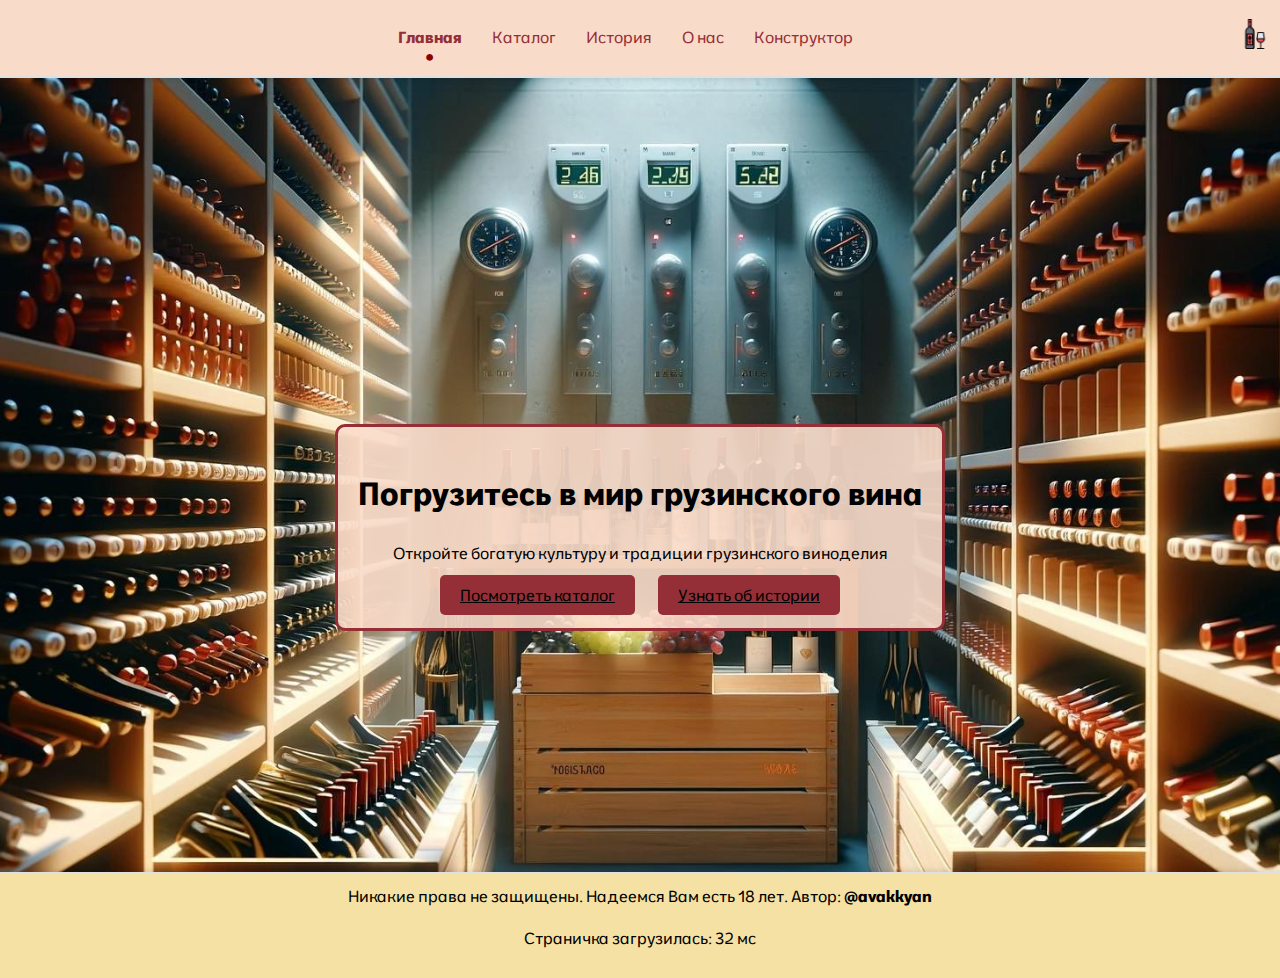
<file: index.html>
<!DOCTYPE html>
<html lang="ru">
<head>
    <meta charset="UTF-8">
    <link href="style.css" rel="stylesheet">
    <meta name="keywords" content="Грузинское вино история каталог новости">
    <meta name="description" content="Данный ресурс описывает богатство и разнообразие грузинских вин, а также их историю">
    <link rel="preconnect" href="https://fonts.googleapis.com">
    <link rel="preconnect" href="https://fonts.gstatic.com" crossorigin>
    <link href="https://fonts.googleapis.com/css2?family=Moderustic:wght@300..800&display=swap" rel="stylesheet">
    <script src="loader.js"></script>
    <script src="active_point.js"></script>
    <title>Главная страница</title>
</head>
<body>
<header>
    <nav>
        <a href="index.html">Главная</a>
        <a href="catalog.html">Каталог</a>
        <a href="history.html">История</a>
        <a href="about.html">О нас</a>
        <a href="vine_constuctor.html">Конструктор</a>
    </nav>
    <div class="nav-icon">
        <img src="images/free-icon-wine-1425570.png" alt="Иконка" class="icon">
    </div>
</header>

<main id="main">

    <section class="hero">
        <div class="hero-overlay">
            <h1>Погрузитесь в мир грузинского вина</h1>
            <p>Откройте богатую культуру и традиции грузинского виноделия</p>
            <div class="hero-buttons">
                <a href="catalog.html" class="btn">Посмотреть каталог</a>
                <a href="history.html" class="btn">Узнать об истории</a>
            </div>
        </div>

<footer id="contacts" style="position: absolute">
    Никакие права не защищены. Надеемся Вам есть 18 лет. Автор: <b>@avakkyan</b>
    <p id="load-stats"></p>
</footer>
    </section>
</main>
</body>
</html>
</file>
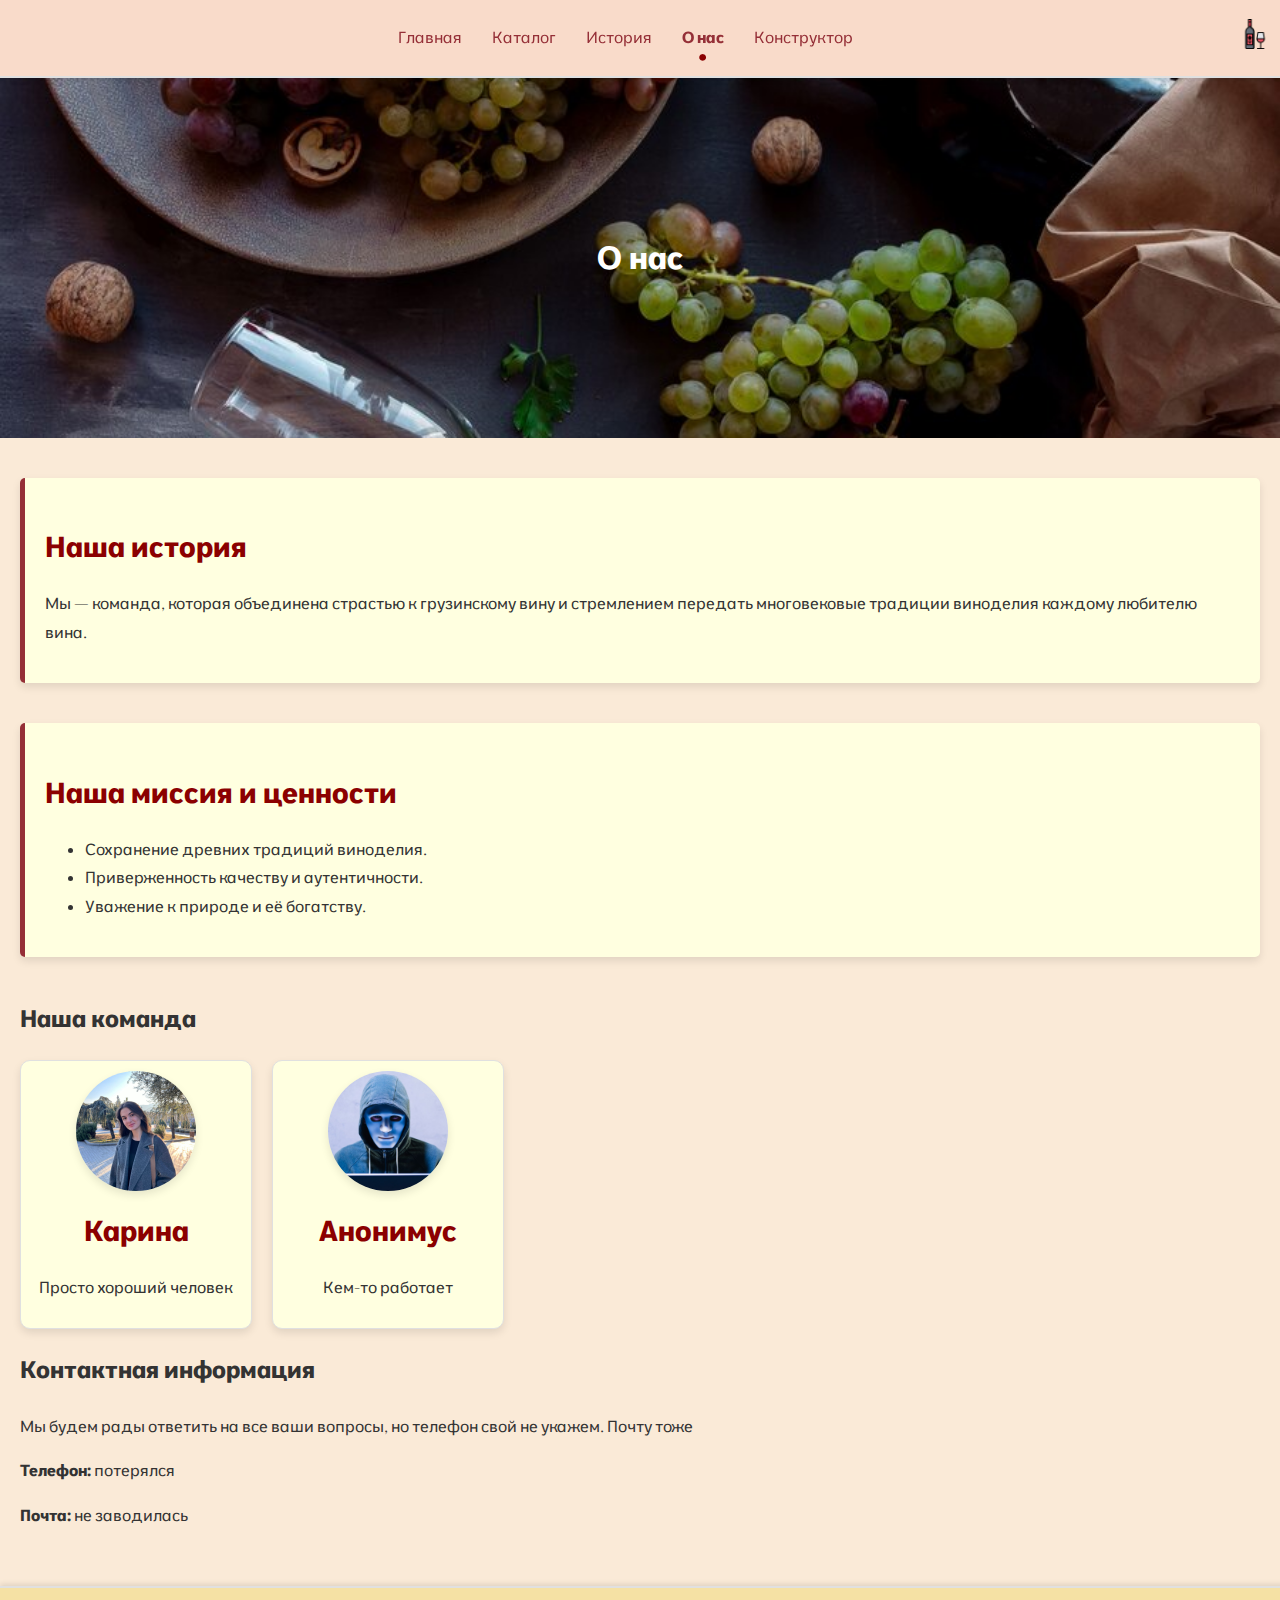
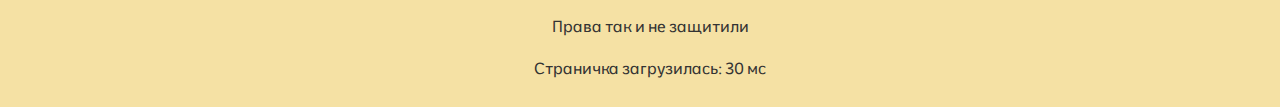
<file: about.html>
<!DOCTYPE html>
<html lang="ru">
<head>
    <meta charset="UTF-8">
    <link href="style.css" rel="stylesheet">
    <meta name="keywords" content="Грузинское вино каталог">
    <meta name="description" content="Каталог грузинских вин с подробной информацией о каждом из них">
    <link rel="preconnect" href="https://fonts.googleapis.com">
    <link rel="preconnect" href="https://fonts.gstatic.com" crossorigin>
    <link href="https://fonts.googleapis.com/css2?family=Moderustic:wght@300..800&display=swap" rel="stylesheet">
    <script src="loader.js"></script>
    <script src="active_point.js"></script>
    <title>Каталог грузинских вин</title>
</head>
<body>

<header>
    <nav>
        <a href="index.html">Главная</a>
        <a href="catalog.html">Каталог</a>
        <a href="history.html">История</a>
        <a href="about.html">О нас</a>
        <a href="vine_constuctor.html">Конструктор</a>
    </nav>
    <div class="nav-icon">
        <img src="images/free-icon-wine-1425570.png" alt="Иконка" class="icon">
    </div>
</header>
<section class="about-header">
    <div class="header-overlay">
        <h1>О нас</h1>
    </div>
</section>

<main class="about-content">

    <section class="about-section">
        <h2>Наша история</h2>
        <p>Мы — команда, которая объединена страстью к грузинскому вину и стремлением передать многовековые традиции виноделия каждому любителю вина.</p>
    </section>

    <section class="about-section">
        <h2>Наша миссия и ценности</h2>
        <ul>
            <li>Сохранение древних традиций виноделия.</li>
            <li>Приверженность качеству и аутентичности.</li>
            <li>Уважение к природе и её богатству.</li>
        </ul>
    </section>

    <section class="about-team">
        <h2>Наша команда</h2>
        <div class="team-grid">
            <div class="team-card">
                <img src="images/me.jpg" alt="Член команды">
                <h4>Карина</h4>
                <p>Просто хороший человек</p>
            </div>
            <div class="team-card">
                <img src="images/anon.jpg" alt="Член команды">
                <h4>Анонимус</h4>
                <p>Кем-то работает</p>
            </div>
        </div>
    </section>

    <section class="about-contact">
        <h2>Контактная информация</h2>
        <p>Мы будем рады ответить на все ваши вопросы, но телефон свой не укажем. Почту тоже</p>
        <p><strong>Телефон:</strong> потерялся</p>
        <p><strong>Почта:</strong> не заводилась</p>
    </section>
</main>

<footer>
    <p>Права так и не защитили</p>
    <p id="load-stats"></p>
</footer>

</body>
</html>
</file>
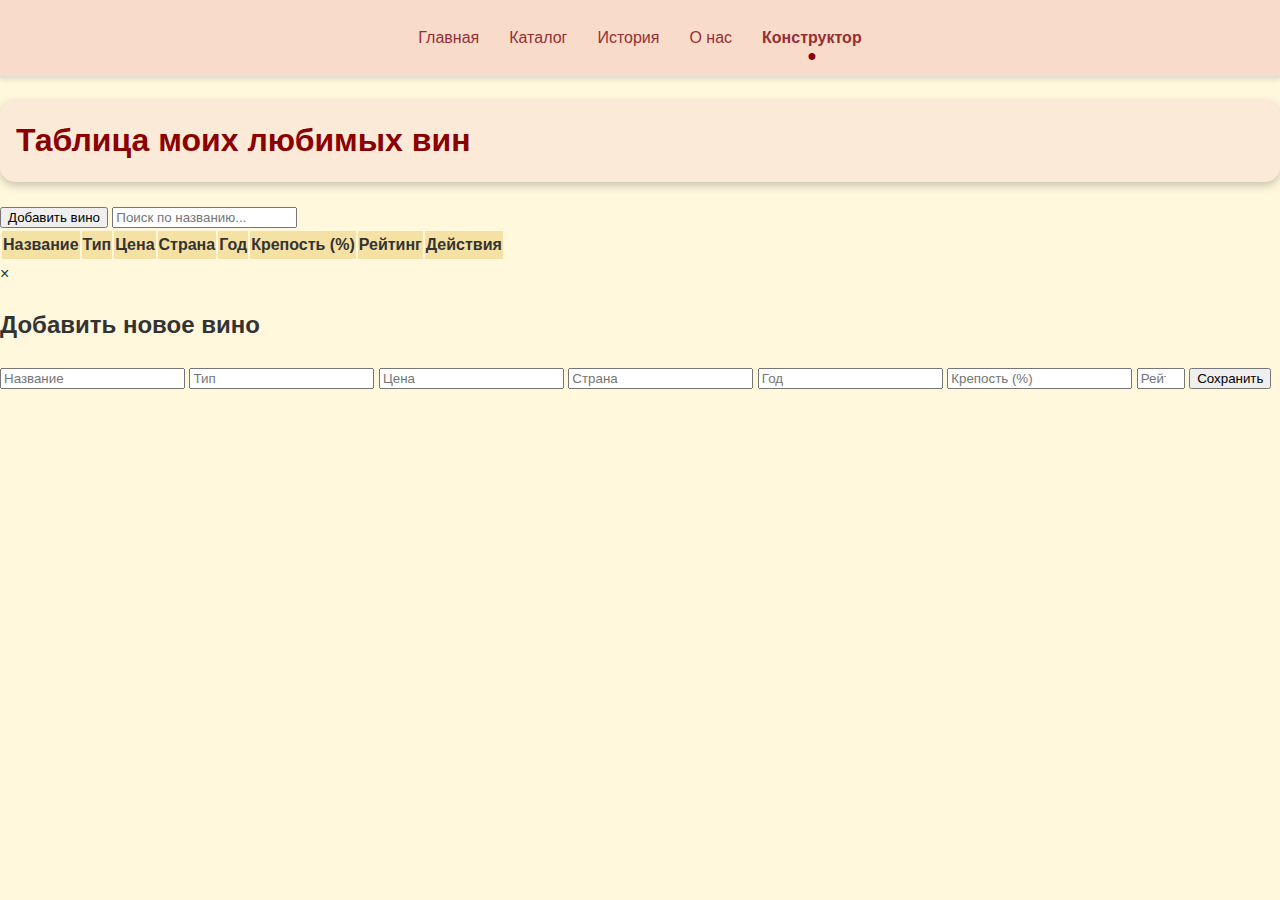
<file: constructor.html>
<!DOCTYPE html>
<html lang="ru">
<head>
  <meta charset="UTF-8">
  <title>Большая таблица вин</title>
  <link rel="stylesheet" href="style.css">
  <script src="main.js" defer></script>
</head>
<body>
<header>
  <nav>
    <a href="index.html">Главная</a>
    <a href="catalog.html">Каталог</a>
    <a href="history.html">История</a>
    <a href="about.html">О нас</a>
    <a href="constructor.html">Конструктор</a>
  </nav>
</header>

<main class="table-container">
  <h1 class="heading">Таблица моих любимых вин</h1>
  <div class="table-controls">
    <button id="addWineBtn" class="btn">Добавить вино</button>
    <input type="text" id="searchInput" placeholder="Поиск по названию...">
  </div>
  <table id="wineTable">
    <thead>
    <tr>
      <th>Название</th>
      <th>Тип</th>
      <th>Цена</th>
      <th>Страна</th>
      <th>Год</th>
      <th>Крепость (%)</th>
      <th>Рейтинг</th>
      <th>Действия</th>
    </tr>
    </thead>
    <tbody>
    </tbody>
  </table>
</main>

<div id="wineModal" class="modal">
  <div class="modal-content">
    <span class="close" id="closeModalBtn">&times;</span>
    <h2 id="modalTitle">Добавить новое вино</h2>
    <form id="wineForm">
      <input type="text" id="wineName" placeholder="Название" required>
      <input type="text" id="wineType" placeholder="Тип" required>
      <input type="number" id="winePrice" placeholder="Цена" required>
      <input type="text" id="wineCountry" placeholder="Страна" required>
      <input type="number" id="wineYear" placeholder="Год" required>
      <input type="number" id="wineStrength" placeholder="Крепость (%)" required>
      <input type="number" id="wineRating" placeholder="Рейтинг (1-5)" min="1" max="5" required>
      <button type="submit" class="btn">Сохранить</button>
    </form>
  </div>
</div>

</body>
</html>
</file>
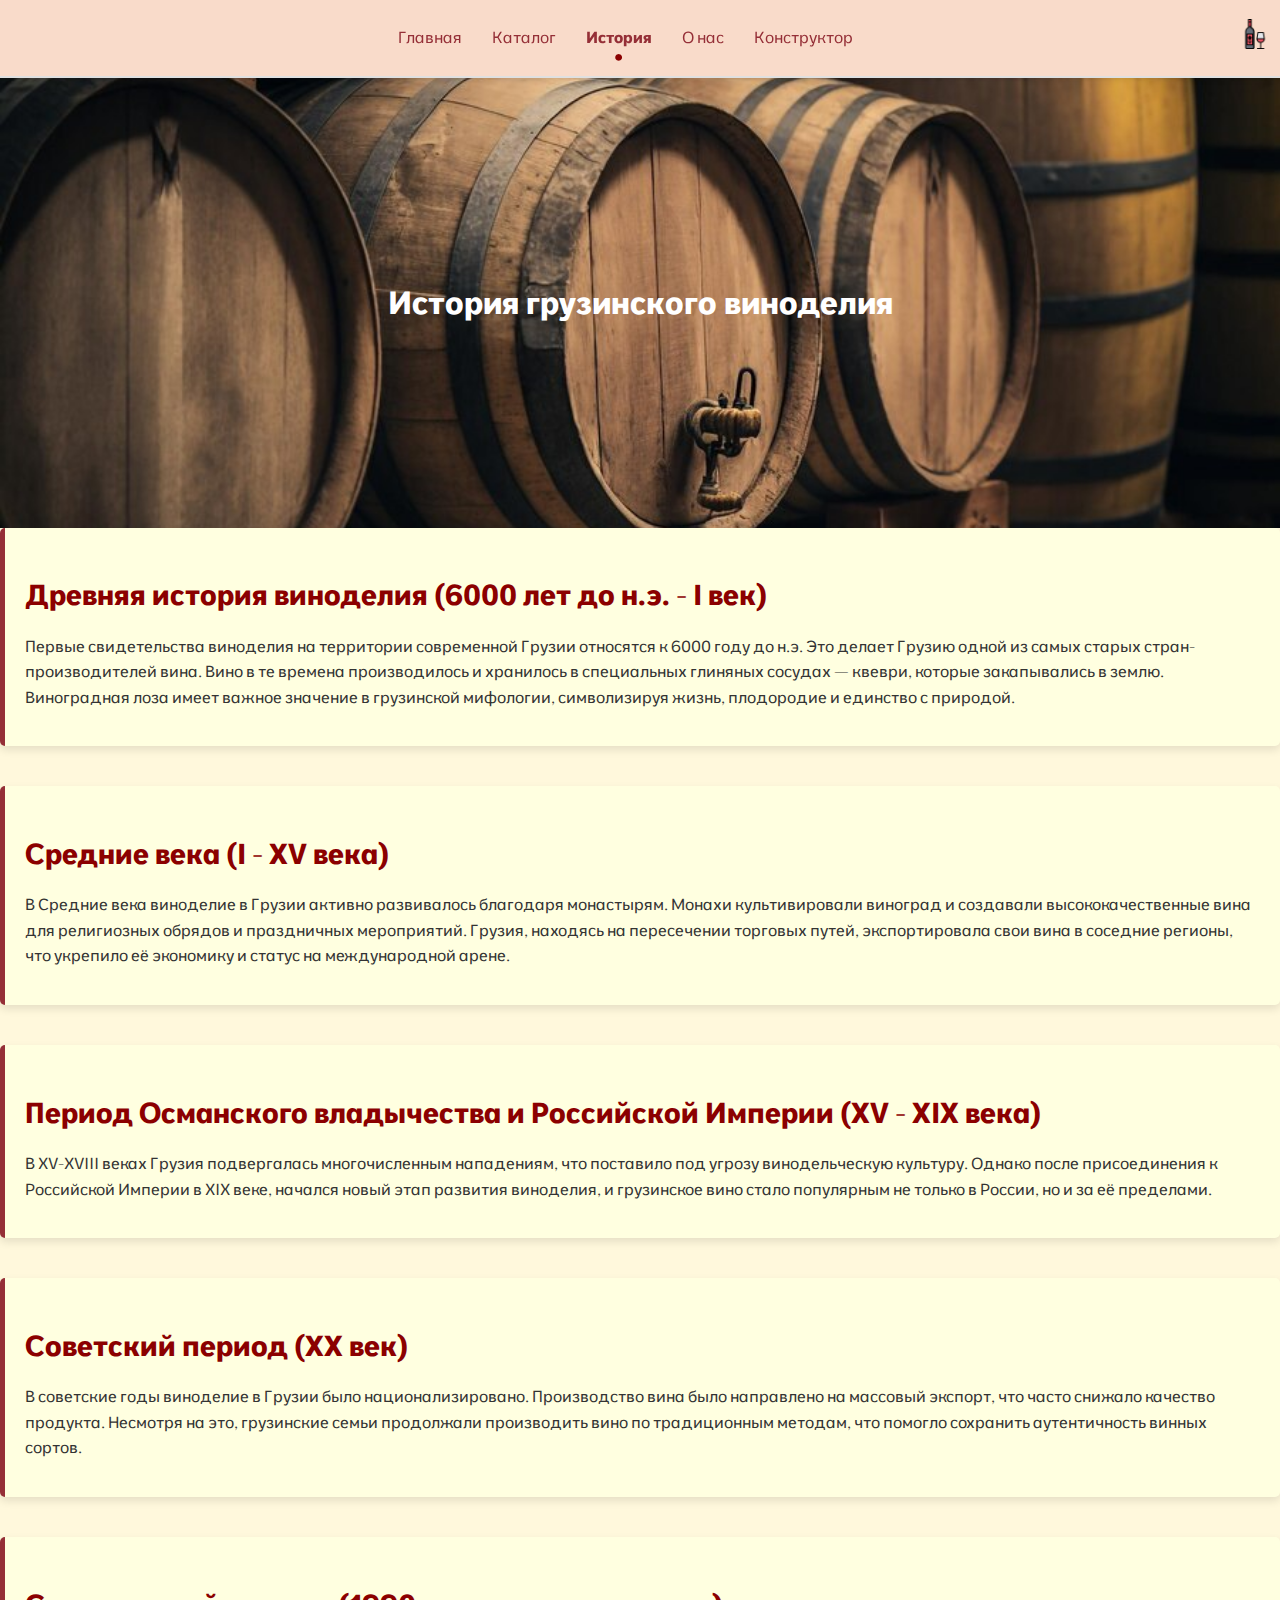
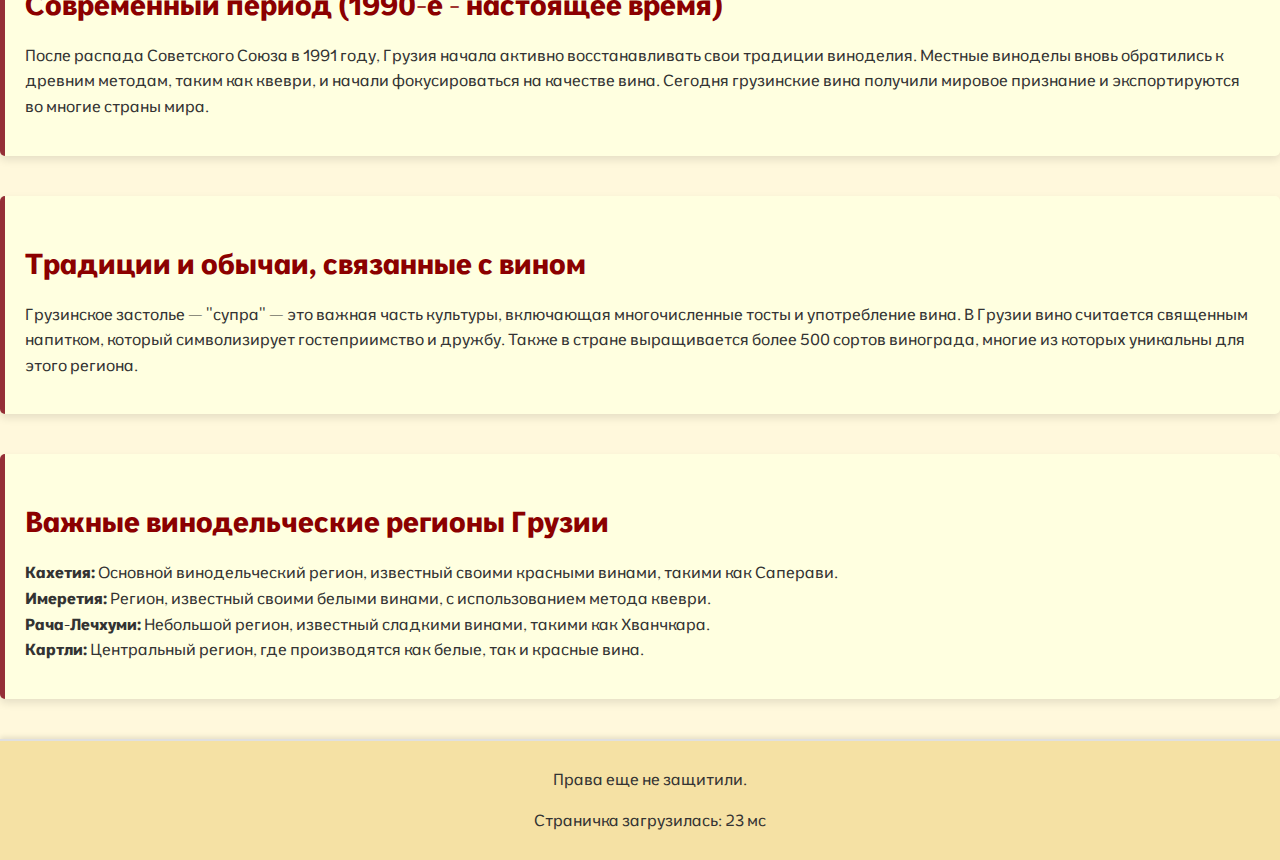
<file: history.html>
<!DOCTYPE html>
<html lang="ru">
<head>
    <meta charset="UTF-8">
    <link href="style.css" rel="stylesheet">
    <meta name="keywords" content="Грузинское вино история каталог новости">
    <meta name="description" content="Данный ресурс описывает богатство и разнообразие грузинских вин, а также их историю">
    <link rel="preconnect" href="https://fonts.googleapis.com">
    <link rel="preconnect" href="https://fonts.gstatic.com" crossorigin>
    <link href="https://fonts.googleapis.com/css2?family=Moderustic:wght@300..800&display=swap" rel="stylesheet">
    <script src="loader.js"></script>
    <script src="active_point.js"></script>
    <title>Главная страница</title>
</head>
<body>

<header>
    <nav>
        <a href="index.html">Главная</a>
        <a href="catalog.html">Каталог</a>
        <a href="history.html">История</a>
        <a href="about.html">О нас</a>
        <a href="vine_constuctor.html">Конструктор</a>
    </nav>
    <div class="nav-icon">
        <img src="images/free-icon-wine-1425570.png" alt="Иконка" class="icon">
    </div>
</header>

<main class="history">

<section class="history-header">
    <div class="header-overlay">
        <h1>История грузинского виноделия</h1>
    </div>
</section>

    <section class="history-section">
        <h2>Древняя история виноделия (6000 лет до н.э. - I век)</h2>
        <p>Первые свидетельства виноделия на территории современной Грузии относятся к 6000 году до н.э. Это делает Грузию одной из самых старых стран-производителей вина. Вино в те времена производилось и хранилось в специальных глиняных сосудах — квеври, которые закапывались в землю. Виноградная лоза имеет важное значение в грузинской мифологии, символизируя жизнь, плодородие и единство с природой.</p>
    </section>

    <section class="history-section">
        <h2>Средние века (I - XV века)</h2>
        <p>В Средние века виноделие в Грузии активно развивалось благодаря монастырям. Монахи культивировали виноград и создавали высококачественные вина для религиозных обрядов и праздничных мероприятий. Грузия, находясь на пересечении торговых путей, экспортировала свои вина в соседние регионы, что укрепило её экономику и статус на международной арене.</p>
    </section>

    <section class="history-section">
        <h2>Период Османского владычества и Российской Империи (XV - XIX века)</h2>
        <p>В XV-XVIII веках Грузия подвергалась многочисленным нападениям, что поставило под угрозу винодельческую культуру. Однако после присоединения к Российской Империи в XIX веке, начался новый этап развития виноделия, и грузинское вино стало популярным не только в России, но и за её пределами.</p>
    </section>

    <section class="history-section">
        <h2>Советский период (XX век)</h2>
        <p>В советские годы виноделие в Грузии было национализировано. Производство вина было направлено на массовый экспорт, что часто снижало качество продукта. Несмотря на это, грузинские семьи продолжали производить вино по традиционным методам, что помогло сохранить аутентичность винных сортов.</p>
    </section>

    <section class="history-section">
        <h2>Современный период (1990-е - настоящее время)</h2>
        <p>После распада Советского Союза в 1991 году, Грузия начала активно восстанавливать свои традиции виноделия. Местные виноделы вновь обратились к древним методам, таким как квеври, и начали фокусироваться на качестве вина. Сегодня грузинские вина получили мировое признание и экспортируются во многие страны мира.</p>
    </section>

    <section class="history-section">
        <h2>Традиции и обычаи, связанные с вином</h2>
        <p>Грузинское застолье — "супра" — это важная часть культуры, включающая многочисленные тосты и употребление вина. В Грузии вино считается священным напитком, который символизирует гостеприимство и дружбу. Также в стране выращивается более 500 сортов винограда, многие из которых уникальны для этого региона.</p>
    </section>

    <section class="history-section">
        <h2>Важные винодельческие регионы Грузии</h2>
        <p>
            <strong>Кахетия:</strong> Основной винодельческий регион, известный своими красными винами, такими как Саперави.<br>
            <strong>Имеретия:</strong> Регион, известный своими белыми винами, с использованием метода квеври.<br>
            <strong>Рача-Лечхуми:</strong> Небольшой регион, известный сладкими винами, такими как Хванчкара.<br>
            <strong>Картли:</strong> Центральный регион, где производятся как белые, так и красные вина.
        </p>
    </section>
    </main>
<footer>
    <p>Права еще не защитили.</p>
    <p id="load-stats"></p>
</footer>

</body>
</html>
</file>
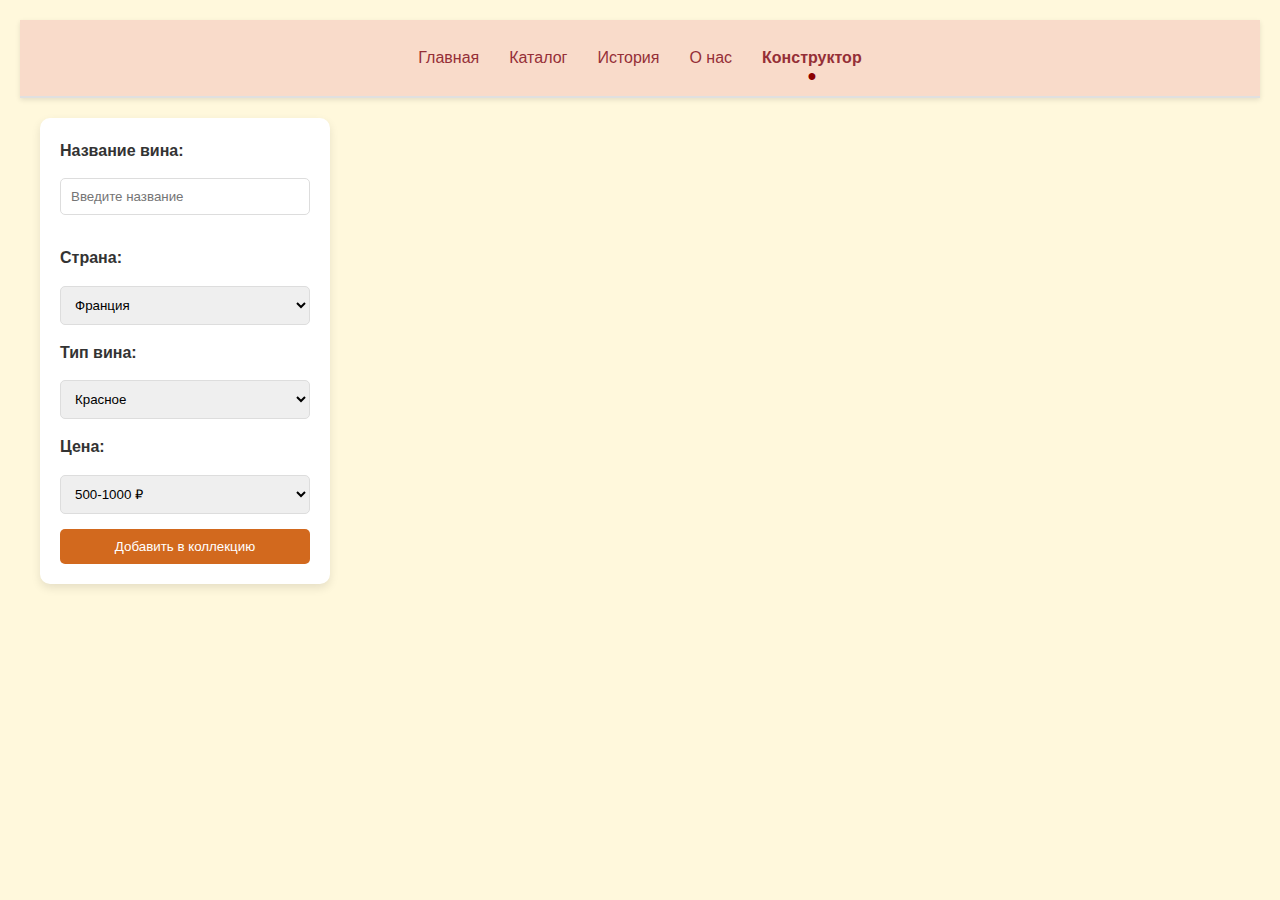
<file: vine_constuctor.html>
<!DOCTYPE html>
<html lang="en">
<head>
  <meta charset="UTF-8">
  <meta name="viewport" content="width=device-width, initial-scale=1.0">
  <title>Конструктор вин</title>
  <link rel="stylesheet" href="lab5.css">
  <script src="loader.js"></script>
  <script src="active_point.js"></script>
  <script src="lab5.js" defer></script>
</head>
<body>
<header>
  <nav>
    <a href="index.html">Главная</a>
    <a href="catalog.html">Каталог</a>
    <a href="history.html">История</a>
    <a href="about.html">О нас</a>
    <a href="vine_constuctor.html">Конструктор</a>
  </nav>
</header>

<main>
  <section class="form-container">
    <form id="wine-form">
      <label for="wine-name">Название вина:</label>
      <input id="wine-name" type="text" name="wineName" placeholder="Введите название" required>
      <small id="wine-name-error" class="error-message"></small>

      <label for="wine-country">Страна:</label>
      <select id="wine-country" name="wineCountry">
        <option value="Франция">Франция</option>
        <option value="Италия">Италия</option>
        <option value="Грузия">Грузия</option>
        <option value="Испания">Испания</option>
      </select>

      <label for="wine-type">Тип вина:</label>
      <select id="wine-type" name="wineType">
        <option value="Красное">Красное</option>
        <option value="Белое">Белое</option>
        <option value="Игристое">Игристое</option>
      </select>

      <label for="wine-price">Цена:</label>
      <select id="wine-price" name="winePrice">
        <option value="500-1000">500-1000 ₽</option>
        <option value="1000-2000">1000-2000 ₽</option>
        <option value="2000-3000">2000-3000 ₽</option>
        <option value="3000+">3000+ ₽</option>
      </select>

      <button type="submit">Добавить в коллекцию</button>
    </form>
  </section>

  <section id="wine-collection" class="wine-collection">
  </section>

  <template id="wine-card-template">
    <div class="wine-card">
      <div class="wine-image" style="background-image: url('images/a.png');"></div>
      <h3 class="wine-name"></h3>
      <p><strong>Страна:</strong> <span class="wine-country"></span></p>
      <p><strong>Тип:</strong> <span class="wine-type"></span></p>
      <p><strong>Цена:</strong> <span class="wine-price"></span></p>
      <button class="delete-btn">Удалить</button>
    </div>
  </template>
</main>

</body>
</html>
</file>
<file: style.css>
body {
    font-family: "Moderustic", sans-serif;
    background-color: cornsilk;
    color: #333;
    line-height: 1.6;
    margin: 0;
    padding: 20px;
}

header {
    background-color: #F9DBCA;
    padding: 10px;
    border-bottom: 2px solid #e0e0e0;
    box-shadow: 0 2px 5px rgba(0, 0, 0, 0.1);
    text-align: center;
    display: flex;
    justify-content: space-around;
    align-items: center;
    position: sticky;
    top: 0;
    z-index: 1000;
}

nav a {
    padding: 15px;
    text-decoration: none;
    color: #952F37;
    font-weight: normal; /* Обычный вес для всех ссылок */
    position: relative;
}
nav {
    display: flex;
    justify-content: space-between;
    align-items: center;
    max-width: 1200px;
    margin: 0 auto;
    padding: 0 10px;
}
.nav-links {
    display: flex;
    gap: 30px;
    flex-grow: 1;
    justify-content: center;
}

nav a.active {
    font-weight: bold;
}

nav a.active::after {
    font-weight: bold;
    content: "•";
    color: darkred;
    font-size: 24px;
    position: absolute;
    bottom: -10px;
    left: 50%;
    transform: translateX(-50%);
}

nav a:hover::after {
    font-weight: bold;
    content: "•";
    color: darkred;
    font-size: 24px;
    position: absolute;
    bottom: -10px;
    left: 50%;
    transform: translateX(-50%);
}


.nav-icon .icon {
    width: 30px;
    height: auto;
    cursor: pointer;
}

.section-title {
    font-size: 1.5rem;
    font-weight: 600;
    color: #8b0000;
    text-transform: uppercase;
    padding: 12px 20px;
    border-radius: 8px;
    margin-bottom: 15px;
    display: inline-block;
}

.gallery {
    display: flex;
    flex-wrap: wrap;   /* перенос */
    justify-content: center;
    gap: 50px;
    margin-top: 30px;
}

.img_gallery {
    width: 100%;
    height: 200%;
    max-width: 100%;
    object-fit: cover;
    margin-bottom: 10px;
    border-radius: 5px;
}

.product {
    display: flex;
    flex-direction: column;
    justify-content: space-between;
    width: 250px;
    max-width: 250px;
    padding: 10px;
    border: 1px solid #e0e0e0;
    border-radius: 8px;
    box-shadow: 0 4px 8px rgba(0, 0, 0, 0.1);
    text-align: center;
    transition: transform 0.2s;
    background-color: #FFFFE0;
    flex-grow: 1;
}


.product:hover {
    transform: scale(1.05);
}

.product-name {
    font-size: 1rem;
    font-weight: bold;
    color: #333;
    margin: 10px 0 5px;
}

.product-price {
    font-size: 1.2rem;
    color: #952F37;
    font-weight: bold;
}

@media screen and (max-width: 768px) {
    .img_gallery {
        flex: 1 1 45%;
    }
}

@media screen and (max-width: 480px) {
    .img_gallery {
        flex: 1 1 90%;
    }
}

h3 {
    font-size: 1.4rem;
    line-height: 1.4;
    font-weight: 600;
    color: #8b0000;
    text-align: left;
    background-color: #F9DBCA;
    padding: 10px 20px;
    margin: 20px 0;
    border-radius: 8px;
    text-transform: uppercase;
    box-shadow: 0 2px 5px rgba(0, 0, 0, 0.1);
}

q {
    font-style: italic;
    color: #8b0000;
    background-color: #ffe4e1;
    padding: 5px;
    border-left: 4px solid #8b0000;
}


footer {
    background-color: rgba(0, 0, 0, 0.5);
    position: relative;
    background-color: #f5e1a4;
    padding: 10px;
    text-align: center;
    border-top: 2px solid #e0e0e0;
    bottom: 0;
    width: 100%;
    box-shadow: 0 -2px 5px rgba(0, 0, 0, 0.1);
    }


.heading {
    color: darkred;
    background-color: #FAEAD7;
    padding: 16px;
    border-radius: 15px;
    box-shadow: 0 4px 8px rgba(0, 0, 0, 0.2);
}

.about_image {
    width: 50%;
    height: auto;
    background-color: cornsilk;
}

.aside {
    background-color: cornsilk;
    padding: 10px;
    border: 1px solid #ccc;
    margin-top: 20px;
    border-radius: 5px;
}

.code_block {
    background-color: cornsilk;
    padding: 10px;
    border-radius: 5px;
    overflow-x: auto;
}

@media screen and (max-width: 768px) {
    .gallery img {
        width: 45%;
    }
}

@media screen and (max-width: 480px) {
    .gallery img {
        width: 50%;
    }
}

@media screen and (max-width: 768px) {
    footer {
        display: none;
    }
}

.price-table {
    display: grid;
    margin: 20px 0;
    overflow-x: auto;
    gap: 1px;
    width: auto;
    grid-template-columns: repeat(7, 1fr);

}

.price-table table {
    border-collapse: collapse;
    table-layout: fixed;
}


.price-table th, .price-table td {
    padding: 10px;
    border: 1px solid #ccc;
    text-align: center;
    width: calc(100% / 7);
}

thead th {
    background-color: #f5e1a4;
    font-weight: bold;
    grid-auto-columns: auto;
}

thead tr {
    background-color: #f5e1a4;
    font-weight: bold;
}

tbody tr:nth-child(even) td {
    background-color: #f9f9f9;
}

tbody tr:nth-child(odd) td {
    background-color: #ffe4e1;
}
.column-price{
}

@media (max-width: 480px) {
    .column-price {
        display: none;
    }
}

html, body {
    margin: 0;
    padding: 0;
    overflow-x: hidden;
}

.hero {
    background: url('images/main.jpg') center center / cover no-repeat;
    height: 100vh; /* Высота 100% экрана */
    position: relative;
    display: flex;
    justify-content: center;
    align-items: center;
    color: black;
    overflow: hidden;
}

.hero-overlay {
    background-color: rgba(249, 219, 202, 0.9);
    padding: 20px;
    text-align: center;
    border-radius: 10px;
    border: 3px solid #952F37;
}

.hero-buttons .btn {
    background-color: #952F37;
    color: black;
    padding: 10px 20px;
    margin: 10px;
    border: none;
    border-radius: 5px;
    cursor: pointer;
    transition: background-color 0.3s;
}

.hero-buttons .btn:hover {
    background-color: darkred;
}

.history-header {
    background: url('images/bochka.jpg') center center / cover no-repeat;
    height: 50vh;
    display: flex;
    justify-content: center;
    align-items: center;
    color: white;
    position: relative;
}

.history-content {
    padding: 40px 20px;
    background-color: #FAEAD7;
    line-height: 1.8;
}

.history-section {
    margin-bottom: 40px;
    padding: 20px;
    background-color: #FFFFE0;
    border-left: 5px solid #952F37;
    border-radius: 5px;
    box-shadow: 0 4px 8px rgba(0, 0, 0, 0.1);
}

.history-section h2 {
    color: #8B0000;
    font-size: 1.8rem;
    margin-bottom: 15px;
}

.history-section p {
    font-size: 1rem;
    color: #333;
}

.about-header {
    background: url('images/about.jpg') center center / cover no-repeat;
    height: 40vh;
    display: flex;
    justify-content: center;
    align-items: center;
    color: white;
    position: relative;
    text-align: center;
}

.about-content {
    padding: 40px 20px;
    background-color: #FAEAD7;
    line-height: 1.8;
}

.about-section {
    margin-bottom: 40px;
    padding: 20px;
    background-color: #FFFFE0;
    border-left: 5px solid #952F37;
    border-radius: 5px;
    box-shadow: 0 4px 8px rgba(0, 0, 0, 0.1);
}

.about-section h2 {
    color: #8B0000;
    font-size: 1.8rem;
    margin-bottom: 15px;
}

.team-grid {
    display: grid;
    grid-template-columns: repeat(auto-fill, minmax(200px, 1fr));
    gap: 20px;
}

.team-card {
    background-color: #FFFFE0;
    border: 1px solid #e0e0e0;
    padding: 10px;
    gap: 20px;
    border-radius: 10px;
    box-shadow: 0 4px 8px rgba(0, 0, 0, 0.1);
    text-align: center;
}

.team-card img {
    width: 120px;
    height: 120px;
    object-fit: cover;
    border-radius: 50%;
    box-shadow: 0 4px 8px rgba(0, 0, 0, 0.1);
}

.benefits-list {
    display: flex;
    justify-content: space-between;
    gap: 20px;
}

.benefit-item {
    flex: 1;
    background-color: #FFFFE0;
    border-radius: 10px;
    padding: 15px;
    text-align: center;
    box-shadow: 0 4px 8px rgba(0, 0, 0, 0.1);
    min-height: 150px;
    display: flex;
    flex-direction: column;
    justify-content: space-between;
}

.team-card h4 {
    color: #8B0000;
    font-size: 1.8rem;
    margin-bottom: 15px;
    margin-top: 5px;
}
</file>
<file: lab5.css>
body {
    font-family: "Moderustic", sans-serif;
    background-color: cornsilk;
    color: #333;
    line-height: 1.6;
    margin: 0;
    padding: 20px;
}

header {
    background-color: #F9DBCA;
    padding: 10px;
    border-bottom: 2px solid #e0e0e0;
    box-shadow: 0 2px 5px rgba(0, 0, 0, 0.1);
    text-align: center;
    display: flex;
    justify-content: space-around;
    align-items: center;
    position: sticky;
    top: 0;
    z-index: 1000;
}

nav a {
    padding: 15px;
    text-decoration: none;
    color: #952F37;
    font-weight: normal;
    position: relative;
}
nav {
    display: flex;
    justify-content: space-between;
    align-items: center;
    max-width: 1200px;
    margin: 0 auto;
    padding: 0 10px;
}
.nav-links {
    display: flex;
    gap: 30px;
    flex-grow: 1;
    justify-content: center;
}

nav a.active {
    font-weight: bold;
}

nav a.active::after {
    font-weight: bold;
    content: "•";
    color: darkred;
    font-size: 24px;
    position: absolute;
    bottom: -10px;
    left: 50%;
    transform: translateX(-50%);
}

nav a:hover::after {
    font-weight: bold;
    content: "•";
    color: darkred;
    font-size: 24px;
    position: absolute;
    bottom: -10px;
    left: 50%;
    transform: translateX(-50%);
}

form label {
    font-weight: bold;
}

form input, form select, form button {
    padding: 10px;
    border: 1px solid #ddd;
    border-radius: 5px;
}

form button {
    background: #d2691e;
    color: #fff;
    border: none;
    cursor: pointer;
    transition: background 0.3s ease;
}

form button:hover {
    background: #ff8c00;
}


.wine-card h3 {
    margin: 10px 0;
    font-size: 1.2em;
    color: #d2691e;
}

.wine-card p {
    margin: 5px 0;
    font-size: 0.9em;
    color: #666;
}


footer {
    text-align: center;
    margin-top: 20px;
    padding: 10px 0;
    background: #ffe4c4;
    color: #333;
}

main {
    display: flex;
    align-items: flex-start;
    gap: 20px; /* Расстояние между панелью и коллекцией */
    padding: 20px;
}

.form-container {
    width: 250px;
    background: #fff;
    padding: 20px;
    border-radius: 10px;
    box-shadow: 0 4px 10px rgba(0, 0, 0, 0.1);
}

.form-container form {
    display: flex;
    flex-direction: column;
    gap: 15px; /* Расстояние между элементами формы */
}

.wine-collection {
    display: grid;
    grid-template-columns: repeat(5, 1fr); /* Две колонки */
    grid-auto-rows: auto;
    gap: 20px;
    max-width: 500px; /* Ширина для двух колонок */
}

.wine-card {
    width: 170px;
    height: 350px;
    background: #fff;
    border-radius: 10px;
    box-shadow: 0 4px 10px rgba(0, 0, 0, 0.1);
    padding: 10px;
    display: flex;
    flex-direction: column;
    justify-content: center;
    align-items: center;
    text-align: center;
    transition: transform 0.3s ease, box-shadow 0.3s ease;
}

.wine-card:hover {
    transform: scale(1.05);
    box-shadow: 0 6px 15px rgba(0, 0, 0, 0.2);
}

.wine-image {
    width: 100%;
    height: 200px;
    background-size: cover;
    background-position: center;
}
</file>
